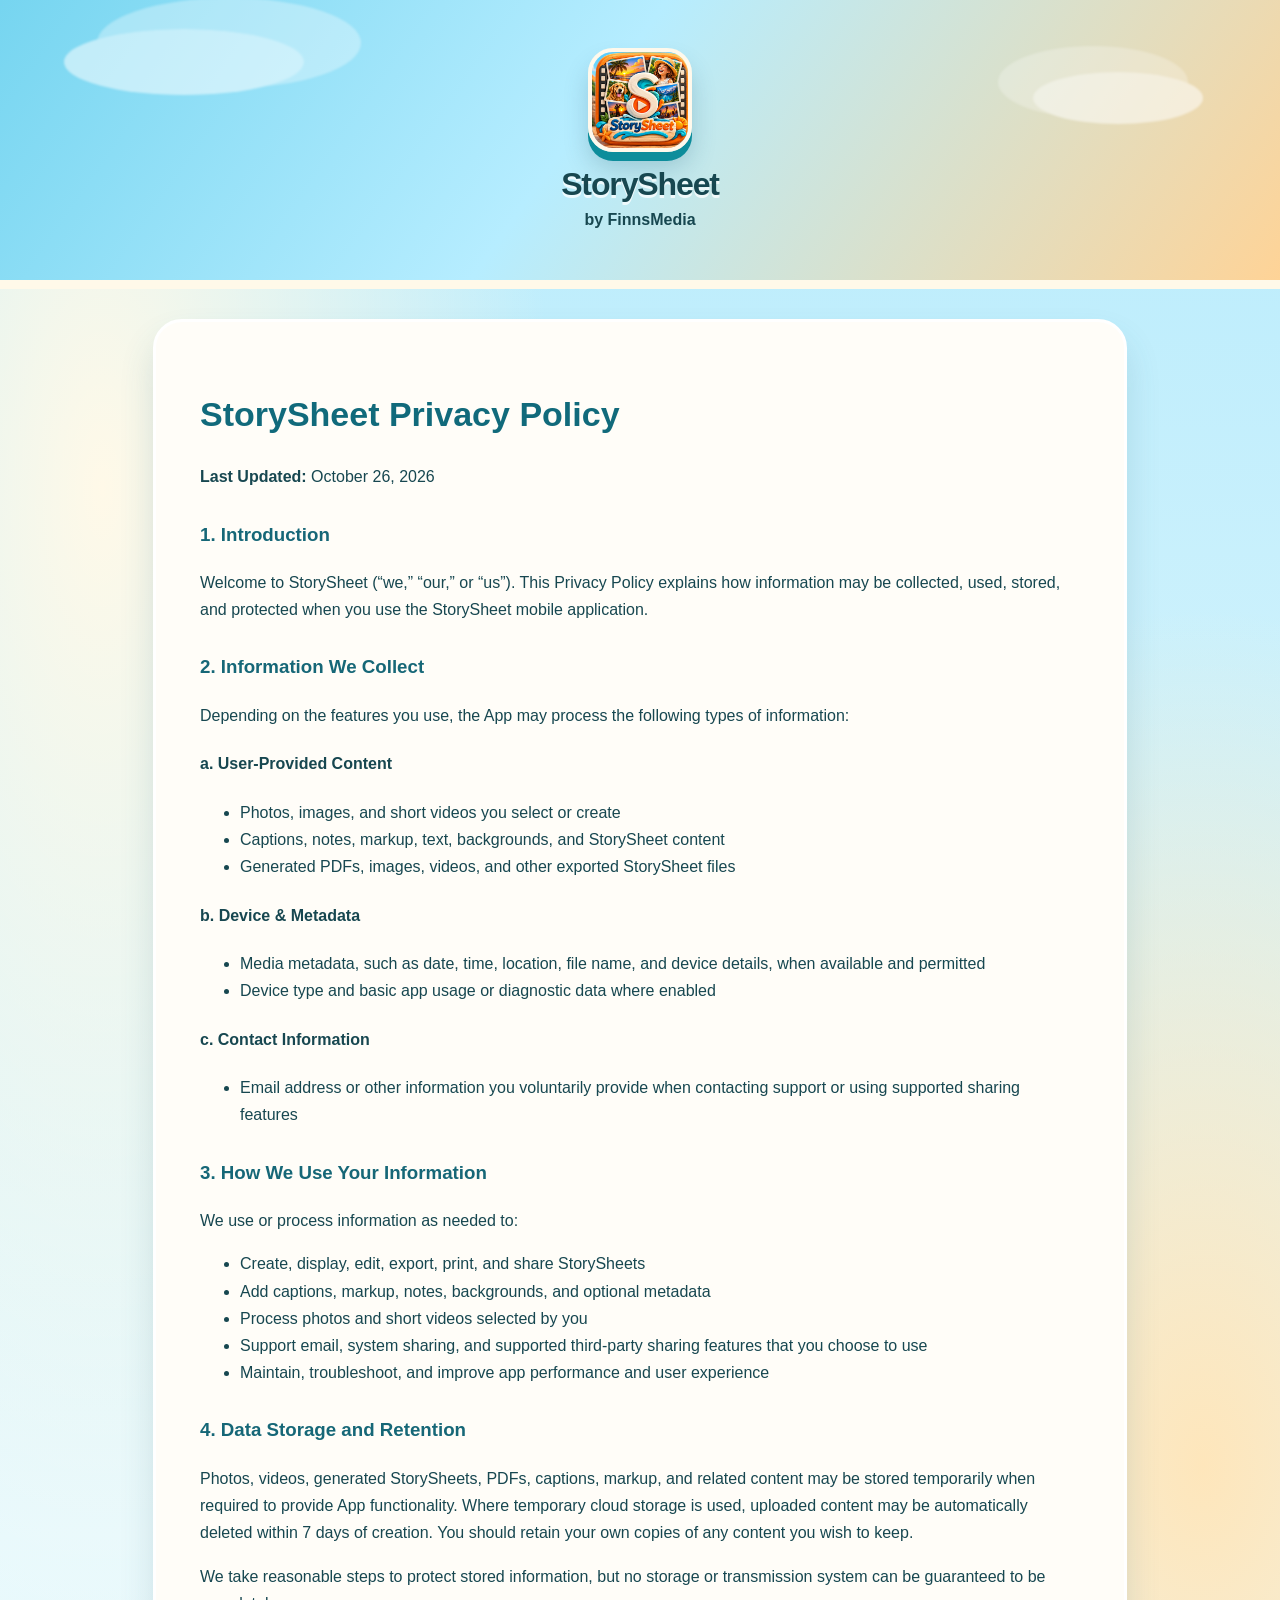
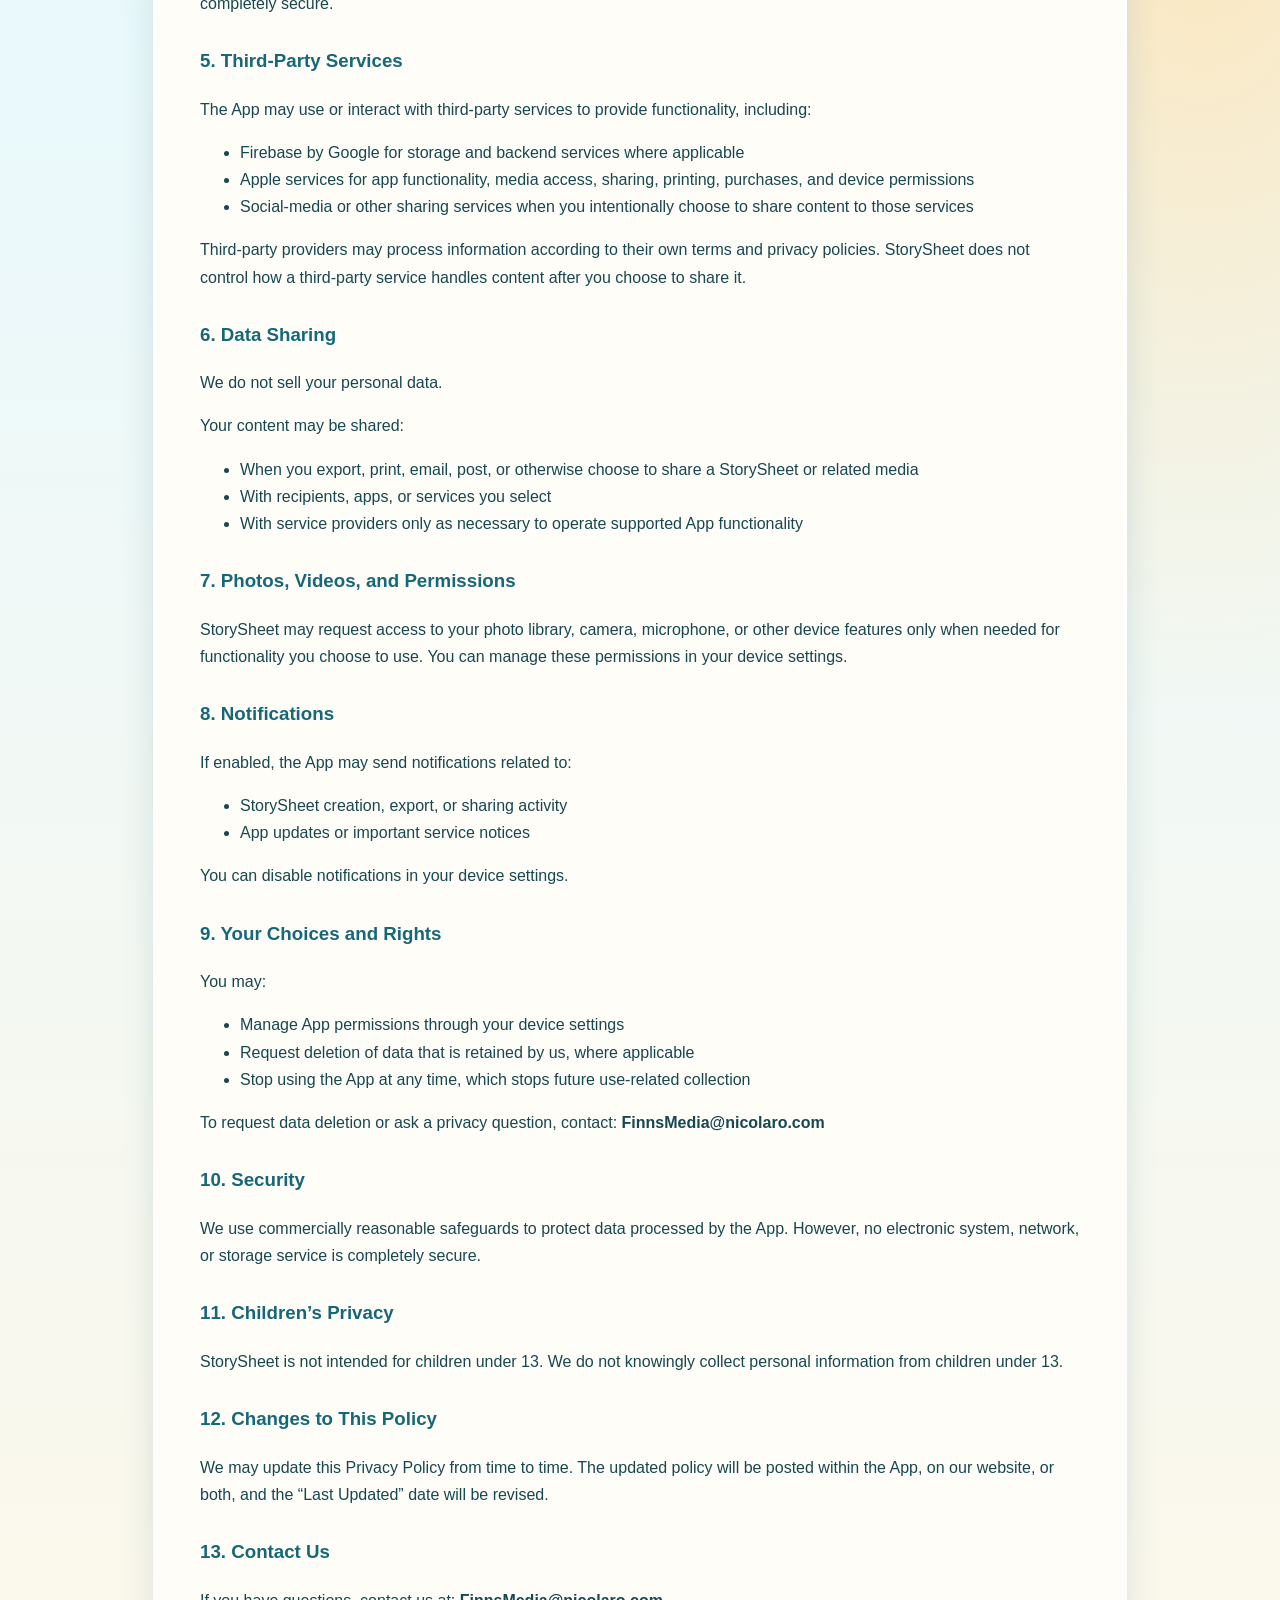
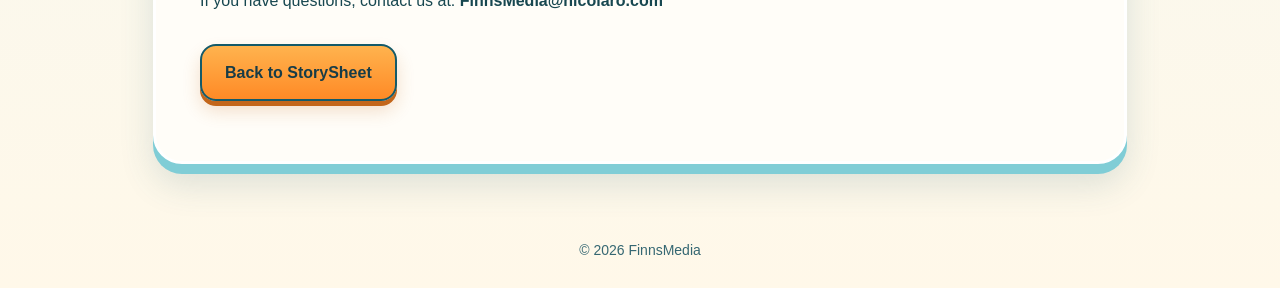
<file: privacy-policy.html>
<!DOCTYPE html>
<html lang="en">
<head>
    <meta charset="UTF-8">
    <meta name="viewport" content="width=device-width, initial-scale=1.0">
<link rel="icon" type="image/png" href="https://mnicolaro.github.io//StorySheet-icon.png">
<link rel="apple-touch-icon" href="https://mnicolaro.github.io//StorySheet-icon.png">
    <title>StorySheet Privacy Policy</title>
<link rel="icon" type="image/png" href="/StorySheet-icon.png"><link rel="apple-touch-icon" href="/StorySheet-icon.png"><link rel="canonical" href="https://www.storysheetapp.com/privacy-policy.html">
<link rel="stylesheet" href="/clay-theme.css">
</head>
<body style="font-family: Arial, sans-serif; margin: 0; background:#f5f5f5; color:#333;">

    <div style="background:#111; color:white; padding:30px 20px; text-align:center;">
        <img src="/StorySheet-icon.png" alt="StorySheet app icon" style="width:96px; height:96px; border-radius:22px; display:block; margin:0 auto 14px auto;">
        <h1 style="margin:0 0 8px 0;">StorySheet</h1>
        <p style="margin:0;">by FinnsMedia</p>
    </div>

    <div style="max-width:800px; margin:40px auto; background:white; padding:30px; border-radius:10px; box-shadow:0 2px 8px rgba(0,0,0,0.1);">
        <h2>StorySheet Privacy Policy</h2>

        <p><strong>Last Updated:</strong> October 26, 2026</p>

        <h3>1. Introduction</h3>
        <p>
            Welcome to StorySheet (“we,” “our,” or “us”). This Privacy Policy explains how information
            may be collected, used, stored, and protected when you use the StorySheet mobile application.
        </p>

        <h3>2. Information We Collect</h3>
        <p>Depending on the features you use, the App may process the following types of information:</p>

        <h4>a. User-Provided Content</h4>
        <ul>
            <li>Photos, images, and short videos you select or create</li>
            <li>Captions, notes, markup, text, backgrounds, and StorySheet content</li>
            <li>Generated PDFs, images, videos, and other exported StorySheet files</li>
        </ul>

        <h4>b. Device &amp; Metadata</h4>
        <ul>
            <li>Media metadata, such as date, time, location, file name, and device details, when available and permitted</li>
            <li>Device type and basic app usage or diagnostic data where enabled</li>
        </ul>

        <h4>c. Contact Information</h4>
        <ul>
            <li>Email address or other information you voluntarily provide when contacting support or using supported sharing features</li>
        </ul>

        <h3>3. How We Use Your Information</h3>
        <p>We use or process information as needed to:</p>
        <ul>
            <li>Create, display, edit, export, print, and share StorySheets</li>
            <li>Add captions, markup, notes, backgrounds, and optional metadata</li>
            <li>Process photos and short videos selected by you</li>
            <li>Support email, system sharing, and supported third-party sharing features that you choose to use</li>
            <li>Maintain, troubleshoot, and improve app performance and user experience</li>
        </ul>

        <h3>4. Data Storage and Retention</h3>
        <p>
            Photos, videos, generated StorySheets, PDFs, captions, markup, and related content may be stored
            temporarily when required to provide App functionality. Where temporary cloud storage is used,
            uploaded content may be automatically deleted within 7 days of creation. You should retain your
            own copies of any content you wish to keep.
        </p>
        <p>
            We take reasonable steps to protect stored information, but no storage or transmission system can
            be guaranteed to be completely secure.
        </p>

        <h3>5. Third-Party Services</h3>
        <p>The App may use or interact with third-party services to provide functionality, including:</p>
        <ul>
            <li>Firebase by Google for storage and backend services where applicable</li>
            <li>Apple services for app functionality, media access, sharing, printing, purchases, and device permissions</li>
            <li>Social-media or other sharing services when you intentionally choose to share content to those services</li>
        </ul>
        <p>
            Third-party providers may process information according to their own terms and privacy policies.
            StorySheet does not control how a third-party service handles content after you choose to share it.
        </p>

        <h3>6. Data Sharing</h3>
        <p>We do not sell your personal data.</p>
        <p>Your content may be shared:</p>
        <ul>
            <li>When you export, print, email, post, or otherwise choose to share a StorySheet or related media</li>
            <li>With recipients, apps, or services you select</li>
            <li>With service providers only as necessary to operate supported App functionality</li>
        </ul>

        <h3>7. Photos, Videos, and Permissions</h3>
        <p>
            StorySheet may request access to your photo library, camera, microphone, or other device features
            only when needed for functionality you choose to use. You can manage these permissions in your
            device settings.
        </p>

        <h3>8. Notifications</h3>
        <p>If enabled, the App may send notifications related to:</p>
        <ul>
            <li>StorySheet creation, export, or sharing activity</li>
            <li>App updates or important service notices</li>
        </ul>
        <p>You can disable notifications in your device settings.</p>

        <h3>9. Your Choices and Rights</h3>
        <p>You may:</p>
        <ul>
            <li>Manage App permissions through your device settings</li>
            <li>Request deletion of data that is retained by us, where applicable</li>
            <li>Stop using the App at any time, which stops future use-related collection</li>
        </ul>
        <p>
            To request data deletion or ask a privacy question, contact:
            <strong>FinnsMedia@nicolaro.com</strong>
        </p>

        <h3>10. Security</h3>
        <p>
            We use commercially reasonable safeguards to protect data processed by the App.
            However, no electronic system, network, or storage service is completely secure.
        </p>

        <h3>11. Children’s Privacy</h3>
        <p>
            StorySheet is not intended for children under 13. We do not knowingly collect personal information
            from children under 13.
        </p>

        <h3>12. Changes to This Policy</h3>
        <p>
            We may update this Privacy Policy from time to time. The updated policy will be posted within the App,
            on our website, or both, and the “Last Updated” date will be revised.
        </p>

        <h3>13. Contact Us</h3>
        <p>
            If you have questions, contact us at:
            <strong>FinnsMedia@nicolaro.com</strong>
        </p>

        <p style="margin-top:30px;">
            <a href="https://www.storysheetapp.com/" style="display:inline-block; padding:10px 16px; background:#111; color:white; text-decoration:none; border-radius:6px;">Back to StorySheet</a>
        </p>
    </div>

    <div style="text-align:center; padding:30px; font-size:14px; color:#777;">
        © 2026 FinnsMedia
    </div>

</body>
</html>
</file>
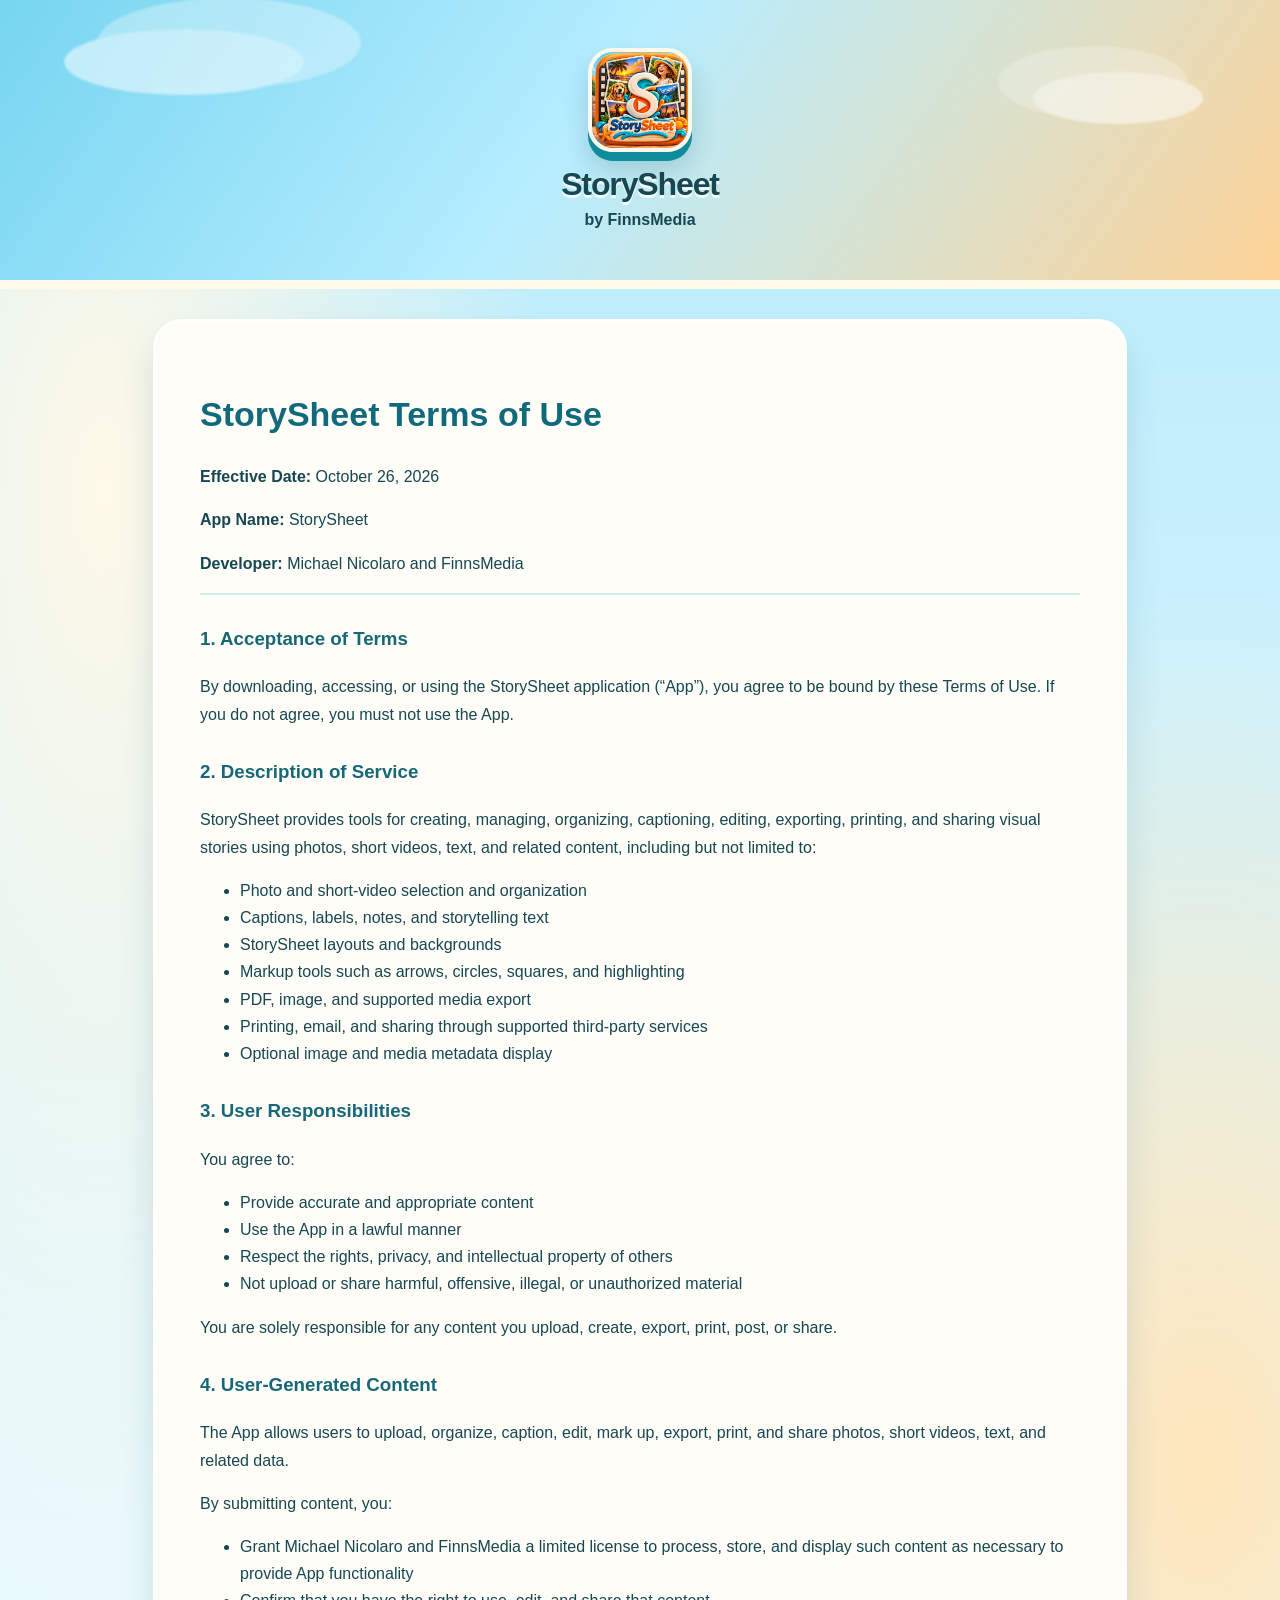
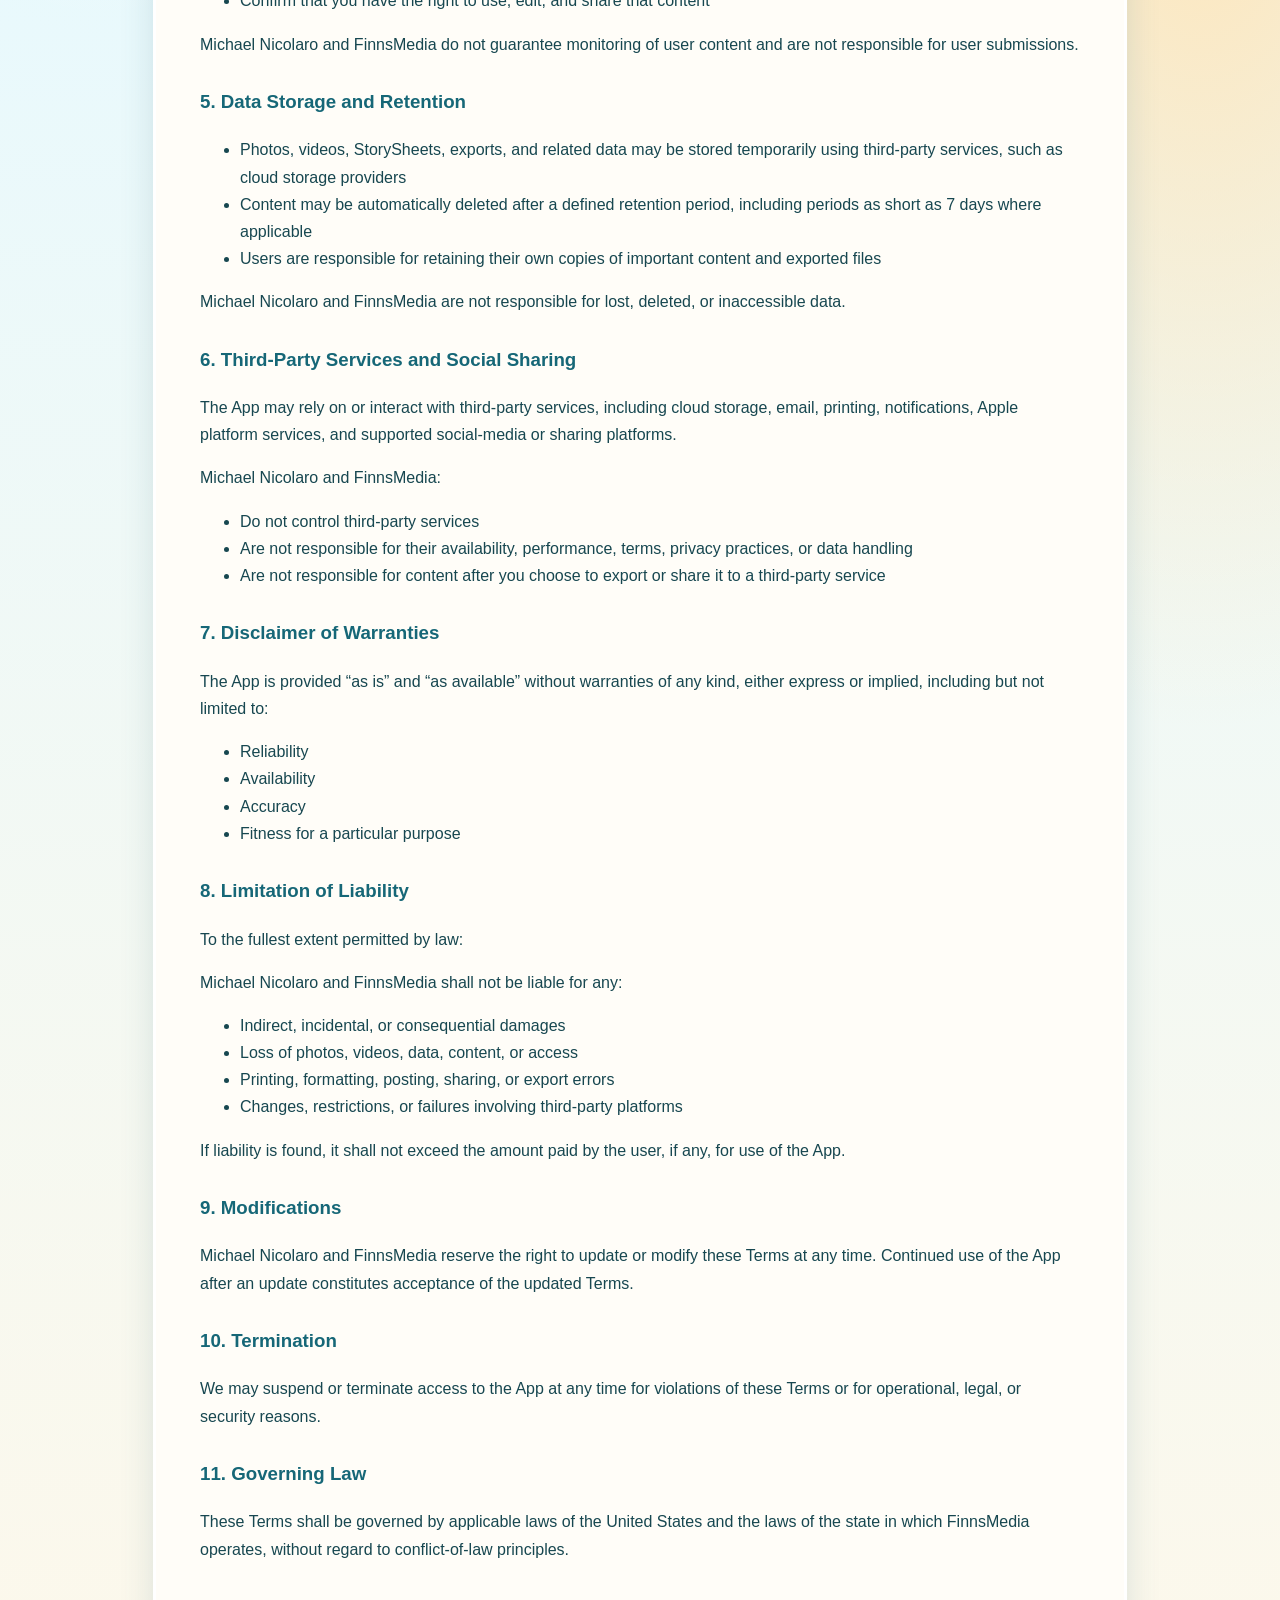
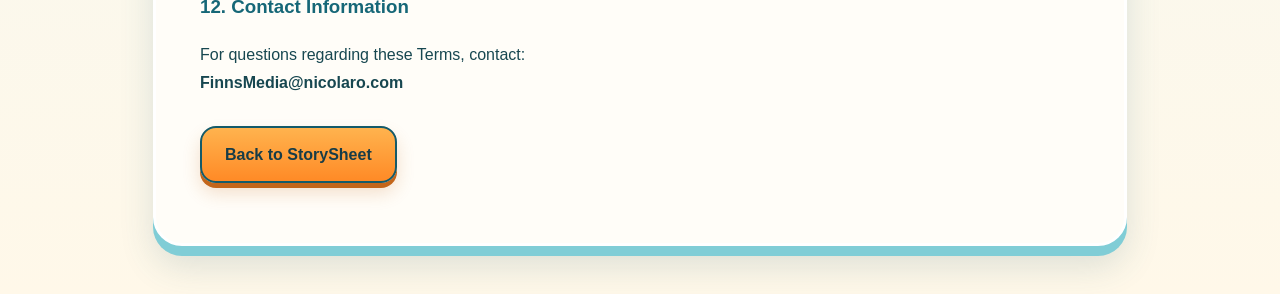
<file: terms-of-service.html>
<!DOCTYPE html>
<html lang="en">
<head>
    <meta charset="UTF-8">
    <meta name="viewport" content="width=device-width, initial-scale=1.0">
<link rel="icon" type="image/png" href="https://mnicolaro.github.io//StorySheet-icon.png">
<link rel="apple-touch-icon" href="https://mnicolaro.github.io//StorySheet-icon.png">
    <title>StorySheet Terms of Use</title>
<link rel="icon" type="image/png" href="/StorySheet-icon.png"><link rel="apple-touch-icon" href="/StorySheet-icon.png"><link rel="canonical" href="https://www.storysheetapp.com/terms-of-service.html">
<link rel="stylesheet" href="/clay-theme.css">
</head>

<body style="font-family: Arial, sans-serif; margin: 0; background:#f5f5f5; color:#333;">

    <div style="background:#111; color:white; padding:30px 20px; text-align:center;">
        <img src="/StorySheet-icon.png" alt="StorySheet app icon" style="width:96px; height:96px; border-radius:22px; display:block; margin:0 auto 14px auto;">
        <h1 style="margin:0 0 8px 0;">StorySheet</h1>
        <p style="margin:0;">by FinnsMedia</p>
    </div>

    <div style="max-width:850px; margin:40px auto; background:white; padding:30px; border-radius:10px; box-shadow:0 2px 8px rgba(0,0,0,0.1);">
        <h2>StorySheet Terms of Use</h2>

        <p><strong>Effective Date:</strong> October 26, 2026</p>
        <p><strong>App Name:</strong> StorySheet</p>
        <p><strong>Developer:</strong> Michael Nicolaro and FinnsMedia</p>

        <hr>

        <h3>1. Acceptance of Terms</h3>
        <p>
            By downloading, accessing, or using the StorySheet application (“App”),
            you agree to be bound by these Terms of Use. If you do not agree, you must not use the App.
        </p>

        <h3>2. Description of Service</h3>
        <p>
            StorySheet provides tools for creating, managing, organizing, captioning, editing, exporting,
            printing, and sharing visual stories using photos, short videos, text, and related content,
            including but not limited to:
        </p>
        <ul>
            <li>Photo and short-video selection and organization</li>
            <li>Captions, labels, notes, and storytelling text</li>
            <li>StorySheet layouts and backgrounds</li>
            <li>Markup tools such as arrows, circles, squares, and highlighting</li>
            <li>PDF, image, and supported media export</li>
            <li>Printing, email, and sharing through supported third-party services</li>
            <li>Optional image and media metadata display</li>
        </ul>

        <h3>3. User Responsibilities</h3>
        <p>You agree to:</p>
        <ul>
            <li>Provide accurate and appropriate content</li>
            <li>Use the App in a lawful manner</li>
            <li>Respect the rights, privacy, and intellectual property of others</li>
            <li>Not upload or share harmful, offensive, illegal, or unauthorized material</li>
        </ul>
        <p>You are solely responsible for any content you upload, create, export, print, post, or share.</p>

        <h3>4. User-Generated Content</h3>
        <p>
            The App allows users to upload, organize, caption, edit, mark up, export, print, and share photos,
            short videos, text, and related data.
        </p>
        <p>By submitting content, you:</p>
        <ul>
            <li>Grant Michael Nicolaro and FinnsMedia a limited license to process, store, and display such content as necessary to provide App functionality</li>
            <li>Confirm that you have the right to use, edit, and share that content</li>
        </ul>
        <p>
            Michael Nicolaro and FinnsMedia do not guarantee monitoring of user content
            and are not responsible for user submissions.
        </p>

        <h3>5. Data Storage and Retention</h3>
        <ul>
            <li>Photos, videos, StorySheets, exports, and related data may be stored temporarily using third-party services, such as cloud storage providers</li>
            <li>Content may be automatically deleted after a defined retention period, including periods as short as 7 days where applicable</li>
            <li>Users are responsible for retaining their own copies of important content and exported files</li>
        </ul>
        <p>
            Michael Nicolaro and FinnsMedia are not responsible for lost, deleted, or inaccessible data.
        </p>

        <h3>6. Third-Party Services and Social Sharing</h3>
        <p>
            The App may rely on or interact with third-party services, including cloud storage, email,
            printing, notifications, Apple platform services, and supported social-media or sharing platforms.
        </p>
        <p>Michael Nicolaro and FinnsMedia:</p>
        <ul>
            <li>Do not control third-party services</li>
            <li>Are not responsible for their availability, performance, terms, privacy practices, or data handling</li>
            <li>Are not responsible for content after you choose to export or share it to a third-party service</li>
        </ul>

        <h3>7. Disclaimer of Warranties</h3>
        <p>
            The App is provided “as is” and “as available” without warranties of any kind,
            either express or implied, including but not limited to:
        </p>
        <ul>
            <li>Reliability</li>
            <li>Availability</li>
            <li>Accuracy</li>
            <li>Fitness for a particular purpose</li>
        </ul>

        <h3>8. Limitation of Liability</h3>
        <p>To the fullest extent permitted by law:</p>
        <p>Michael Nicolaro and FinnsMedia shall not be liable for any:</p>
        <ul>
            <li>Indirect, incidental, or consequential damages</li>
            <li>Loss of photos, videos, data, content, or access</li>
            <li>Printing, formatting, posting, sharing, or export errors</li>
            <li>Changes, restrictions, or failures involving third-party platforms</li>
        </ul>
        <p>
            If liability is found, it shall not exceed the amount paid by the user, if any,
            for use of the App.
        </p>

        <h3>9. Modifications</h3>
        <p>
            Michael Nicolaro and FinnsMedia reserve the right to update or modify these Terms at any time.
            Continued use of the App after an update constitutes acceptance of the updated Terms.
        </p>

        <h3>10. Termination</h3>
        <p>
            We may suspend or terminate access to the App at any time for violations of these Terms
            or for operational, legal, or security reasons.
        </p>

        <h3>11. Governing Law</h3>
        <p>
            These Terms shall be governed by applicable laws of the United States
            and the laws of the state in which FinnsMedia operates, without regard to conflict-of-law principles.
        </p>

        <h3>12. Contact Information</h3>
        <p>
            For questions regarding these Terms, contact:<br>
            <strong>FinnsMedia@nicolaro.com</strong>
        </p>

        <p style="margin-top:30px;">
            <a href="https://www.storysheetapp.com/" style="display:inline-block; padding:12px 20px; background:linear-gradient(#ffb34e,#ff8a26); color:#173c47; font-weight:800; border:2px solid #145a69; text-decoration:none; border-radius:16px; box-shadow:0 5px 0 #c3661b,0 10px 18px #c3661b33;">
                Back to StorySheet
            </a>
        </p>
    </div>

</body>
</html>
</file>
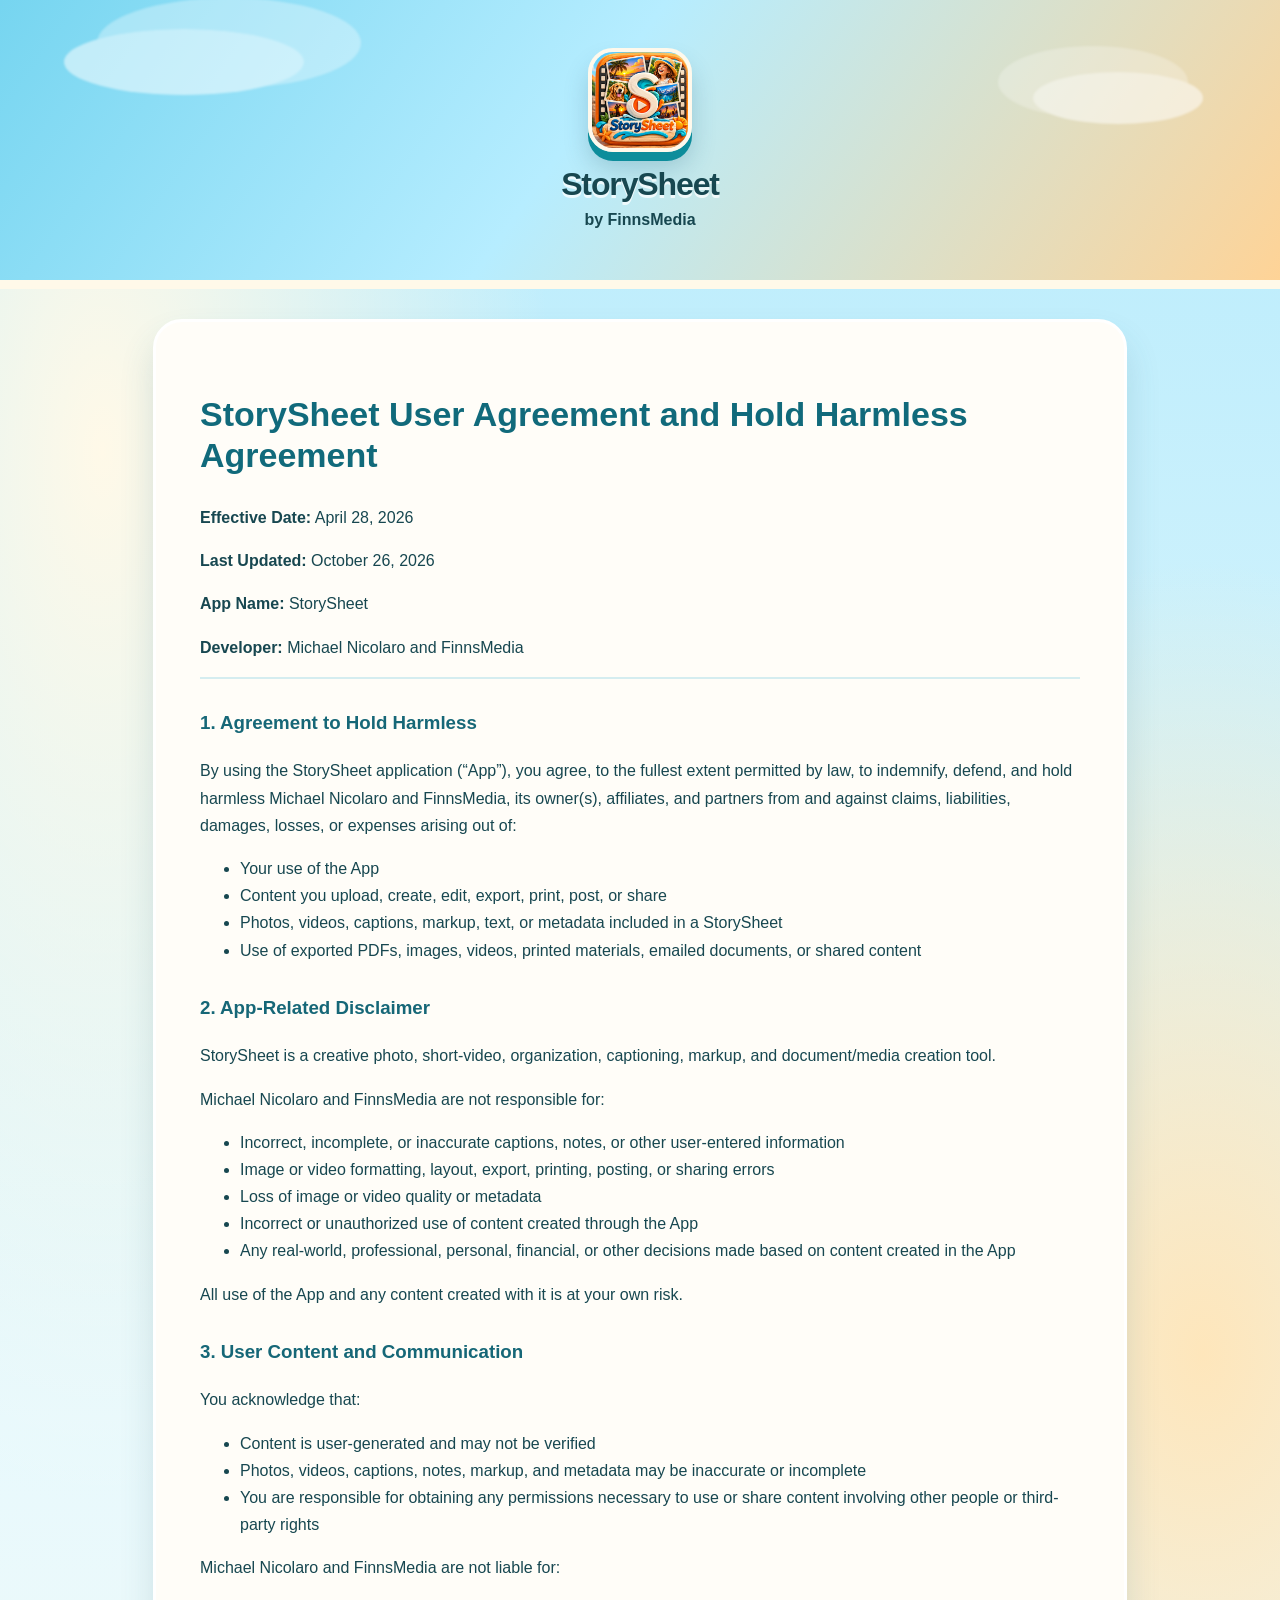
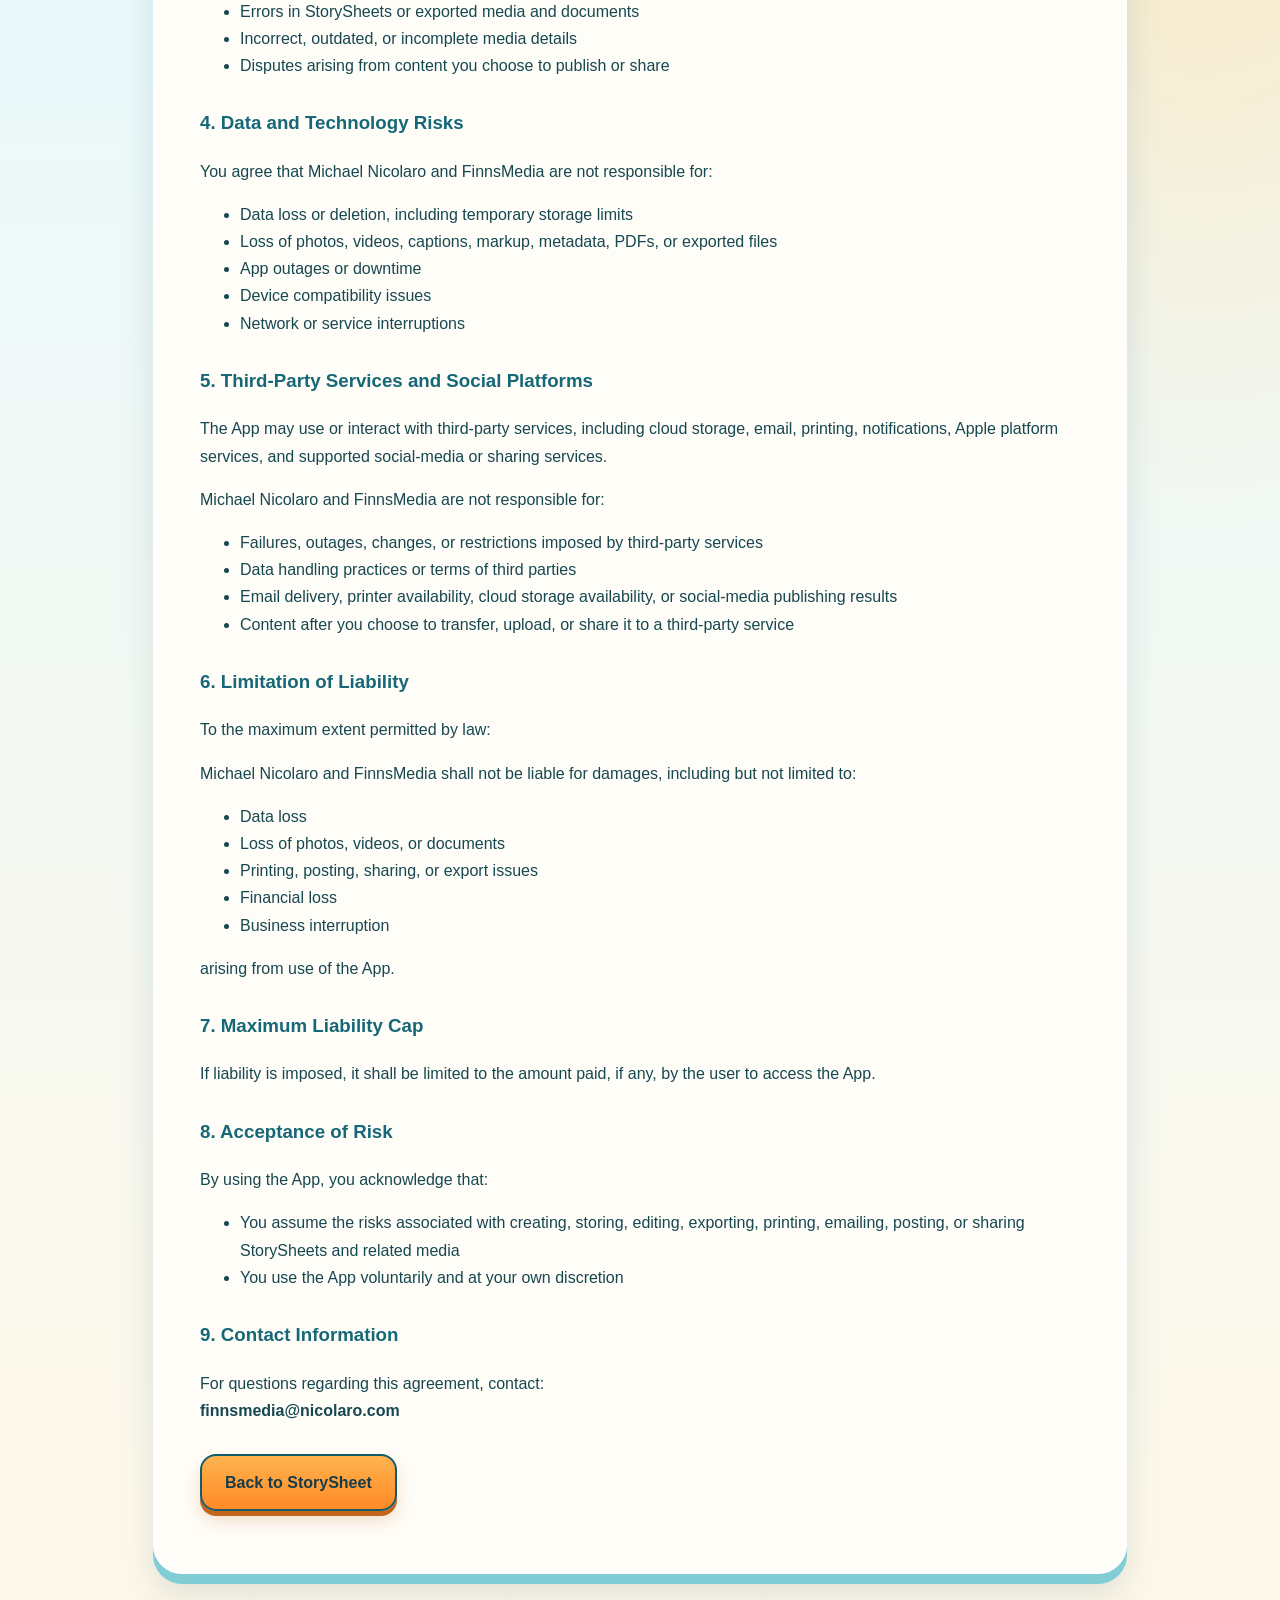
<file: user-agreement.html>
<!DOCTYPE html>
<html lang="en">
<head>
    <meta charset="UTF-8">
    <meta name="viewport" content="width=device-width, initial-scale=1.0">
    <title>StorySheet User Agreement</title>
<link rel="icon" type="image/png" href="/StorySheet-icon.png"><link rel="apple-touch-icon" href="/StorySheet-icon.png"><link rel="canonical" href="https://www.storysheetapp.com/user-agreement.html">
<link rel="stylesheet" href="/clay-theme.css">
</head>

<body style="font-family: Arial, sans-serif; margin: 0; background:#f5f5f5; color:#333;">

    <div style="background:#111; color:white; padding:30px 20px; text-align:center;">
        <img src="/StorySheet-icon.png" alt="StorySheet app icon" style="width:96px; height:96px; border-radius:22px; display:block; margin:0 auto 14px auto;">
        <h1 style="margin:0 0 8px 0;">StorySheet</h1>
        <p style="margin:0;">by FinnsMedia</p>
    </div>

    <div style="max-width:850px; margin:40px auto; background:white; padding:30px; border-radius:10px; box-shadow:0 2px 8px rgba(0,0,0,0.1);">
        <h2>StorySheet User Agreement and Hold Harmless Agreement</h2>

        <p><strong>Effective Date:</strong> April 28, 2026</p>
        <p><strong>Last Updated:</strong> October 26, 2026</p>
        <p><strong>App Name:</strong> StorySheet</p>
        <p><strong>Developer:</strong> Michael Nicolaro and FinnsMedia</p>

        <hr>

        <h3>1. Agreement to Hold Harmless</h3>
        <p>
            By using the StorySheet application (“App”), you agree, to the fullest extent permitted by law,
            to indemnify, defend, and hold harmless Michael Nicolaro and FinnsMedia, its owner(s), affiliates,
            and partners from and against claims, liabilities, damages, losses, or expenses arising out of:
        </p>
        <ul>
            <li>Your use of the App</li>
            <li>Content you upload, create, edit, export, print, post, or share</li>
            <li>Photos, videos, captions, markup, text, or metadata included in a StorySheet</li>
            <li>Use of exported PDFs, images, videos, printed materials, emailed documents, or shared content</li>
        </ul>

        <h3>2. App-Related Disclaimer</h3>
        <p>
            StorySheet is a creative photo, short-video, organization, captioning, markup, and document/media creation tool.
        </p>
        <p>Michael Nicolaro and FinnsMedia are not responsible for:</p>
        <ul>
            <li>Incorrect, incomplete, or inaccurate captions, notes, or other user-entered information</li>
            <li>Image or video formatting, layout, export, printing, posting, or sharing errors</li>
            <li>Loss of image or video quality or metadata</li>
            <li>Incorrect or unauthorized use of content created through the App</li>
            <li>Any real-world, professional, personal, financial, or other decisions made based on content created in the App</li>
        </ul>
        <p>All use of the App and any content created with it is at your own risk.</p>

        <h3>3. User Content and Communication</h3>
        <p>You acknowledge that:</p>
        <ul>
            <li>Content is user-generated and may not be verified</li>
            <li>Photos, videos, captions, notes, markup, and metadata may be inaccurate or incomplete</li>
            <li>You are responsible for obtaining any permissions necessary to use or share content involving other people or third-party rights</li>
        </ul>
        <p>Michael Nicolaro and FinnsMedia are not liable for:</p>
        <ul>
            <li>Errors in StorySheets or exported media and documents</li>
            <li>Incorrect, outdated, or incomplete media details</li>
            <li>Disputes arising from content you choose to publish or share</li>
        </ul>

        <h3>4. Data and Technology Risks</h3>
        <p>You agree that Michael Nicolaro and FinnsMedia are not responsible for:</p>
        <ul>
            <li>Data loss or deletion, including temporary storage limits</li>
            <li>Loss of photos, videos, captions, markup, metadata, PDFs, or exported files</li>
            <li>App outages or downtime</li>
            <li>Device compatibility issues</li>
            <li>Network or service interruptions</li>
        </ul>

        <h3>5. Third-Party Services and Social Platforms</h3>
        <p>
            The App may use or interact with third-party services, including cloud storage, email, printing,
            notifications, Apple platform services, and supported social-media or sharing services.
        </p>
        <p>Michael Nicolaro and FinnsMedia are not responsible for:</p>
        <ul>
            <li>Failures, outages, changes, or restrictions imposed by third-party services</li>
            <li>Data handling practices or terms of third parties</li>
            <li>Email delivery, printer availability, cloud storage availability, or social-media publishing results</li>
            <li>Content after you choose to transfer, upload, or share it to a third-party service</li>
        </ul>

        <h3>6. Limitation of Liability</h3>
        <p>To the maximum extent permitted by law:</p>
        <p>
            Michael Nicolaro and FinnsMedia shall not be liable for damages,
            including but not limited to:
        </p>
        <ul>
            <li>Data loss</li>
            <li>Loss of photos, videos, or documents</li>
            <li>Printing, posting, sharing, or export issues</li>
            <li>Financial loss</li>
            <li>Business interruption</li>
        </ul>
        <p>arising from use of the App.</p>

        <h3>7. Maximum Liability Cap</h3>
        <p>
            If liability is imposed, it shall be limited to the amount paid, if any,
            by the user to access the App.
        </p>

        <h3>8. Acceptance of Risk</h3>
        <p>By using the App, you acknowledge that:</p>
        <ul>
            <li>You assume the risks associated with creating, storing, editing, exporting, printing, emailing, posting, or sharing StorySheets and related media</li>
            <li>You use the App voluntarily and at your own discretion</li>
        </ul>

        <h3>9. Contact Information</h3>
        <p>
            For questions regarding this agreement, contact:<br>
            <strong>finnsmedia@nicolaro.com</strong>
        </p>

        <p style="margin-top:30px;">
            <a href="https://www.storysheetapp.com/" style="display:inline-block; padding:12px 20px; background:#111; color:white; text-decoration:none; border-radius:6px;">
                Back to StorySheet
            </a>
        </p>
    </div>

</body>
</html>
</file>
<file: clay-theme.css>
/* FinnsMedia-inspired coastal claymation design system — visual styling only */
:root{--clay-sky:#bceeff;--clay-aqua:#54c6dc;--clay-teal:#087b8b;--clay-orange:#ff9b38;--clay-ink:#174750;--clay-cream:#fff8e9}
html{scroll-behavior:smooth}
body{color:var(--clay-ink)!important;background:radial-gradient(ellipse at 8% 14%,#fff9e8 0,transparent 27%),radial-gradient(ellipse at 94% 42%,#fee6bb 0,transparent 30%),linear-gradient(180deg,#b6ebfc 0%,#e8f9fd 44%,#fff8e9 100%)!important}
body>div:first-of-type:not(.hero){background:linear-gradient(125deg,#76d5f0 0%,#b6edff 45%,#ffd396 100%)!important;color:#174750!important;padding:48px 20px 60px!important;position:relative;overflow:hidden;box-shadow:inset 0 -9px 0 #fff9e9}
body>div:first-of-type:not(.hero)::before,body>div:first-of-type:not(.hero)::after{content:"";position:absolute;z-index:0;background:rgba(255,255,255,.52);border-radius:50%;filter:blur(1px)}
body>div:first-of-type:not(.hero)::before{width:240px;height:66px;left:5%;top:29px;box-shadow:45px -19px 0 12px rgba(255,255,255,.32)}
body>div:first-of-type:not(.hero)::after{width:170px;height:52px;right:6%;top:72px;box-shadow:-25px -16px 0 10px rgba(255,255,255,.25)}
body>div:first-of-type:not(.hero)>*{position:relative;z-index:1}
body>div:first-of-type:not(.hero) img{border:4px solid #fff9ec!important;border-radius:25px!important;box-shadow:0 9px 0 #0d8d9b,0 16px 25px #21536638!important}
body>div:first-of-type:not(.hero) h1{text-shadow:0 3px 0 #ffffffbd;font-weight:900;letter-spacing:-.035em}
body>div:first-of-type:not(.hero) p{font-weight:700}
body>div:nth-of-type(2):not(.hero){width:calc(100% - 32px);max-width:880px!important;margin:30px auto 48px!important;padding:clamp(22px,4vw,44px)!important;background:#fffdf8!important;border:3px solid #fff!important;border-radius:29px!important;box-shadow:0 10px 0 #80cdd6,0 21px 34px #316c7529!important;line-height:1.7}
body>div:nth-of-type(2) h2{color:#116a7b;font-size:clamp(25px,3vw,34px);line-height:1.2}
body>div:nth-of-type(2) h3{color:#166777;margin-top:1.5em}
body>div:nth-of-type(2) hr{border:0;border-top:2px solid #d5edf0}
body>div:nth-of-type(2) a[href="https://www.storysheetapp.com/"]{display:inline-block!important;padding:13px 23px!important;border:2px solid #145a69!important;border-radius:16px!important;background:linear-gradient(#ffb34e,#ff8a26)!important;color:#173c47!important;font-weight:800!important;text-decoration:none!important;box-shadow:0 5px 0 #c3661b,0 10px 18px #c3661b33!important;transition:transform .15s}
body>div:nth-of-type(2) a[href="https://www.storysheetapp.com/"]:hover{transform:translateY(-2px)}
body>div:last-of-type:not(:nth-of-type(2)){color:#356772!important}
body:has(>header.hero) .hero{background:radial-gradient(ellipse at 12% 16%,#fffaf0 0%,transparent 23%),radial-gradient(ellipse at 87% 18%,#fffdf4 0%,transparent 25%),linear-gradient(145deg,#81d8f2 0%,#c0effb 54%,#ffd294 100%)}
body:has(>header.hero) .home-link,body:has(>header.hero) .cta,body:has(>header.hero) .card,body:has(>header.hero) .use{border:2px solid #fff;box-shadow:0 6px 0 #68afbc,0 15px 25px #28667b25;border-radius:19px}
body:has(>header.hero) .cta.primary{background:linear-gradient(180deg,#ffae49,#f77d20);color:#173b45;border-color:#ffefc9;box-shadow:0 6px 0 #b75b17,0 15px 25px #7c482b2c}
body:has(>header.hero) .cta.secondary,body:has(>header.hero) .home-link{background:#fffaf0}
body:has(>header.hero) .card{background:#fffdf8}
body:has(>header.hero) .story-band{background:linear-gradient(145deg,#0f7789,#155268)}
body:has(>header.hero) .step{background:#ffffff16;border:2px solid #90dfec66;box-shadow:0 6px 0 #083f502a}
body:has(>header.hero) .final{border:3px solid #ffe8bb;box-shadow:0 8px 0 #bc641d,0 22px 35px #81533340}
@media(max-width:600px){body>div:first-of-type:not(.hero){padding:32px 14px 38px!important}body>div:nth-of-type(2):not(.hero){width:calc(100% - 20px);padding:24px!important;margin:20px auto 32px!important}}

/* Larger dimensional feature artwork and a more compact homepage layout */
body:has(>header.hero) .hero{min-height:unset;padding-bottom:58px}
body:has(>header.hero) .hero-grid{margin-top:42px;gap:38px}
body:has(>header.hero) .section{padding-top:48px;padding-bottom:48px}
body:has(>header.hero) .section-head{margin-bottom:28px}
body:has(>header.hero) .features{gap:16px}
body:has(>header.hero) .card{padding:22px 24px 24px;overflow:hidden;position:relative}
body:has(>header.hero) .card .icon{
  width:100px;height:100px;display:grid;place-items:center;
  font-size:61px;line-height:1;margin:0 0 19px;
  background:radial-gradient(circle at 24% 18%,#ffffff 0%,#fff4ce 36%,#f8c78b 100%);
  border:4px solid #fff9ec;border-radius:31px;
  box-shadow:inset -6px -8px 11px #a9693540,inset 5px 6px 10px #ffffffc0,0 9px 0 #dfa266,0 15px 20px #835a4138;
  text-shadow:2px 4px 3px #785b5435;
  transform:rotate(-4deg);
}
body:has(>header.hero) .card:nth-child(2n) .icon{transform:rotate(4deg);background:radial-gradient(circle at 23% 15%,#fff 0%,#d9f7fc 35%,#6cc9d9 100%);box-shadow:inset -6px -8px 12px #27768942,inset 5px 6px 12px #ffffffdd,0 9px 0 #4fa8b7,0 15px 20px #32677338}
body:has(>header.hero) .card:nth-child(3n) .icon{background:radial-gradient(circle at 23% 15%,#fff 0%,#fff1df 35%,#ffab6b 100%)}
body:has(>header.hero) .uses{gap:14px}
body:has(>header.hero) .use{
  min-height:167px;padding:18px 20px 20px;justify-content:space-between;
  background:linear-gradient(155deg,#fffdfa,#ffedcf);
}
body:has(>header.hero) .use span{
  display:grid;place-items:center;width:84px;height:84px;
  font-size:52px;line-height:1;margin-bottom:16px;
  border:3px solid #fff;border-radius:26px;
  background:linear-gradient(145deg,#edfbff,#8cd9e5);
  box-shadow:inset -5px -7px 10px #428a9d30,0 7px 0 #65acb6,0 12px 16px #345c652e;
  transform:rotate(-4deg);
}
body:has(>header.hero) .use:nth-child(even) span{transform:rotate(4deg);background:linear-gradient(145deg,#fff8e5,#ffbd7a);box-shadow:inset -5px -7px 10px #ae743f30,0 7px 0 #dba069,0 12px 16px #795c422e}
body:has(>header.hero) .use b{font-size:20px}
body:has(>header.hero) .step{min-height:165px;padding:19px}
body:has(>header.hero) .step-number{margin-bottom:12px;width:44px;height:44px;box-shadow:0 5px 0 #bb5e21}
body:has(>header.hero) .final{margin-top:8px;margin-bottom:50px;padding:38px 24px}
@media(max-width:850px){body:has(>header.hero) .hero-grid{gap:30px}}
@media(max-width:560px){
  body:has(>header.hero) .section{padding-top:36px;padding-bottom:36px}
  body:has(>header.hero) .hero-grid{margin-top:28px}
  body:has(>header.hero) .card .icon{width:88px;height:88px;font-size:55px}
  body:has(>header.hero) .use{min-height:138px}
  body:has(>header.hero) .use span{width:75px;height:75px;font-size:47px}
}
</file>
